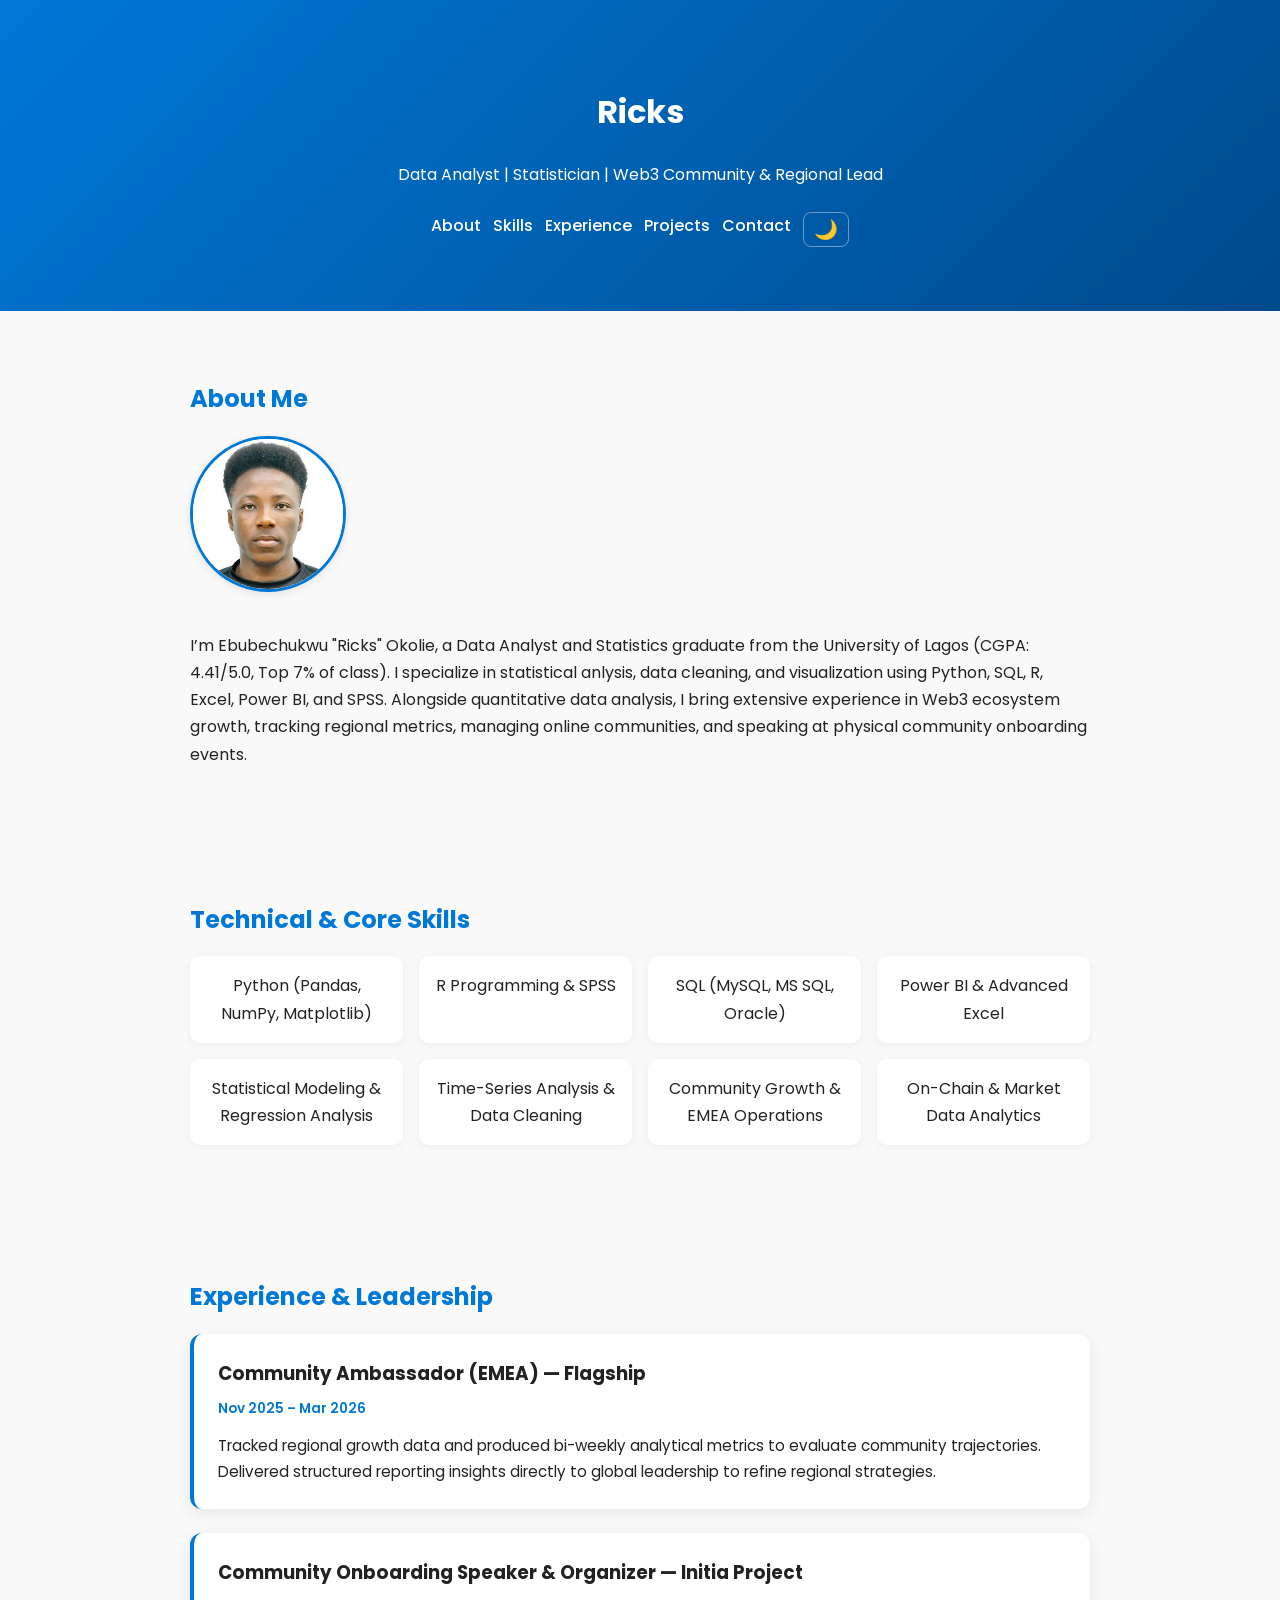
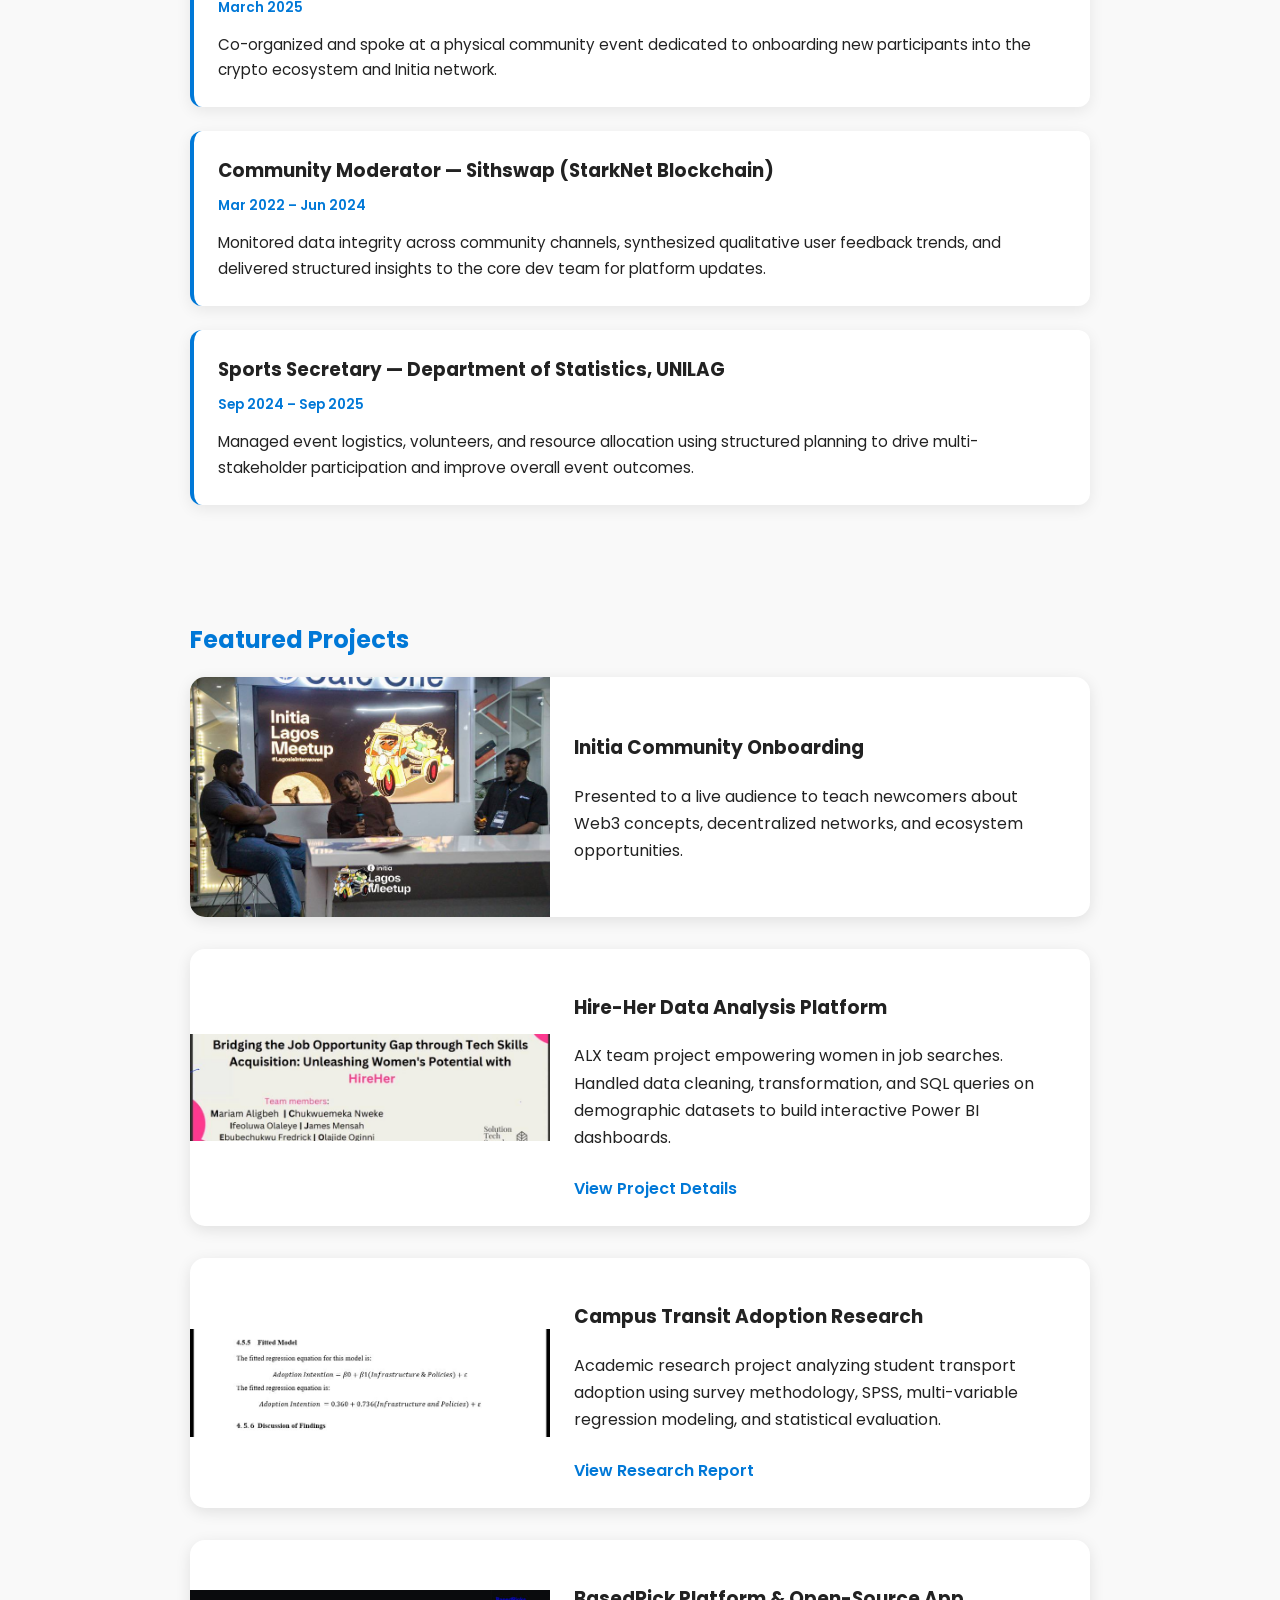
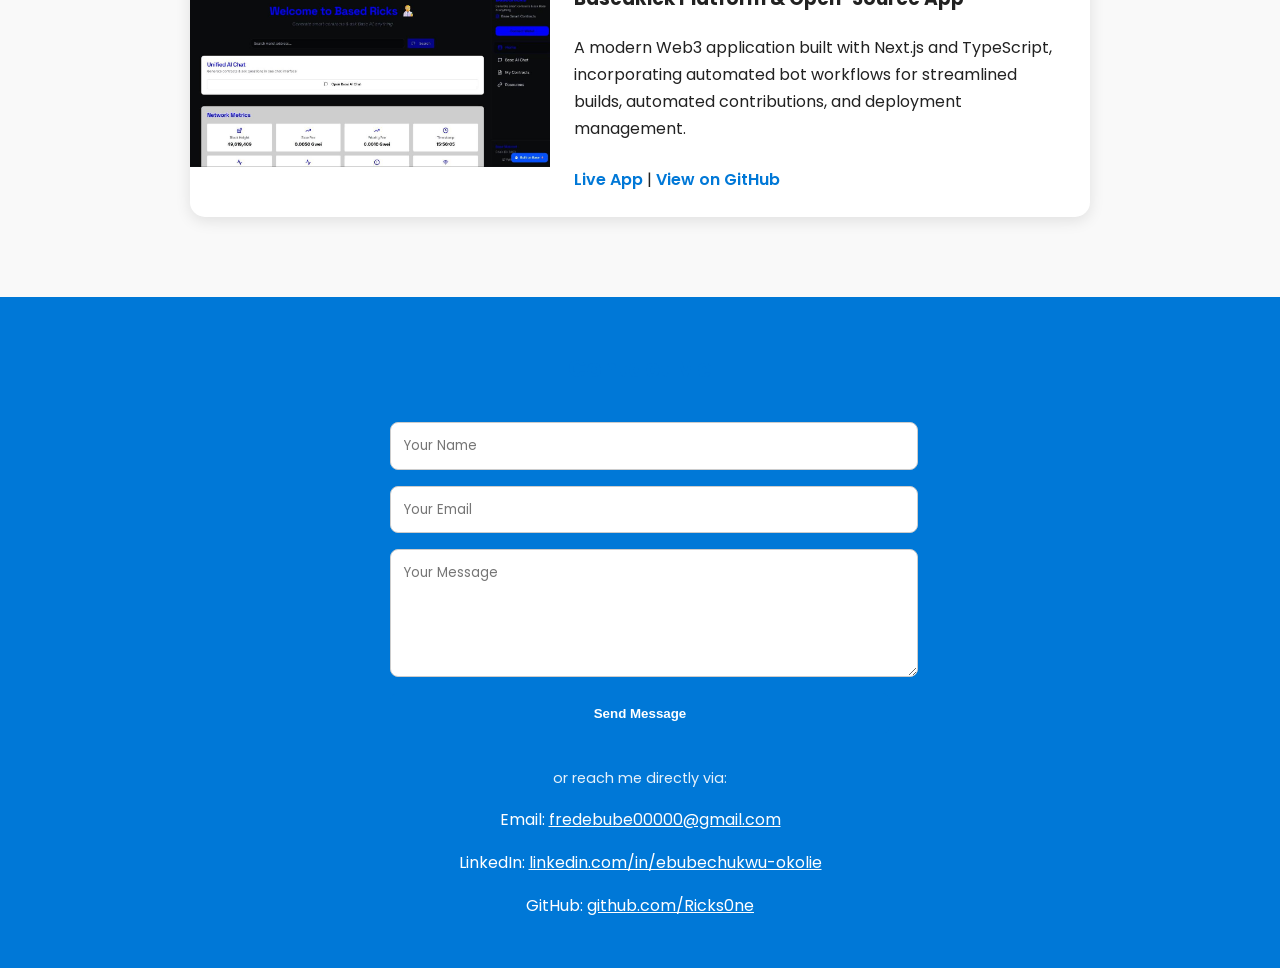
<file: index.html>
<!DOCTYPE html>
<html lang="en">
<head>
  <meta charset="UTF-8" />
  <meta name="viewport" content="width=device-width, initial-scale=1.0" />
  <title>Ricks | Data Analyst & Web3 Community Lead</title>
  <link rel="stylesheet" href="style.css" />
  <link href="https://fonts.googleapis.com/css2?family=Poppins:wght@300;400;600&display=swap" rel="stylesheet">
</head>

<body>
  <header class="hero">
    <div class="container">
      <h1 class="fade-in">Ricks</h1>
      <p class="fade-in delay">Data Analyst | Statistician | Web3 Community & Regional Lead</p>
      <nav class="fade-in delay-2">
        <a href="#about">About</a>
        <a href="#skills">Skills</a>
        <a href="#experience">Experience</a>
        <a href="#projects">Projects</a>
        <a href="#contact">Contact</a>
        <button id="theme-toggle" aria-label="Toggle dark mode">🌙</button>
      </nav>
    </div>
  </header>

  <main>
    <!-- ABOUT SECTION -->
    <section id="about" class="section fade-in">
      <h2>About Me</h2>
      <div class="about-container">
        <img src="assets/profile.jpg" alt="Ricks profile photo" class="profile-img">
        <p>
          I’m Ebubechukwu "Ricks" Okolie, a Data Analyst and Statistics graduate from the University of Lagos (CGPA: 4.41/5.0, Top 7% of class). 
          I specialize in statistical anlysis, data cleaning, and visualization using Python, SQL, R, Excel, Power BI, and SPSS. 
          Alongside quantitative data analysis, I bring extensive experience in Web3 ecosystem growth, tracking regional metrics, managing online communities, and speaking at physical community onboarding events.
        </p>
      </div>
    </section>

    <!-- TECHNICAL & PROFESSIONAL SKILLS -->
    <section id="skills" class="section fade-in delay">
      <h2>Technical & Core Skills</h2>
      <ul class="skills-grid">
        <li>Python (Pandas, NumPy, Matplotlib)</li>
        <li>R Programming & SPSS</li>
        <li>SQL (MySQL, MS SQL, Oracle)</li>
        <li>Power BI & Advanced Excel</li>
        <li>Statistical Modeling & Regression Analysis</li>
        <li>Time-Series Analysis & Data Cleaning</li>
        <li>Community Growth & EMEA Operations</li>
        <li>On-Chain & Market Data Analytics</li>
      </ul>
    </section>

    <!-- WORK & COMMUNITY EXPERIENCE -->
    <section id="experience" class="section fade-in delay">
      <h2>Experience & Leadership</h2>
      <div class="experience-list">
        
        <div class="exp-card">
          <h3>Community Ambassador (EMEA) — Flagship</h3>
          <span class="exp-date">Nov 2025 – Mar 2026</span>
          <p>
            Tracked regional growth data and produced bi-weekly analytical metrics to evaluate community trajectories. 
            Delivered structured reporting insights directly to global leadership to refine regional strategies.
          </p>
        </div>

        <div class="exp-card">
          <h3>Community Onboarding Speaker & Organizer — Initia Project</h3>
          <span class="exp-date">March 2025</span>
          <p>
            Co-organized and spoke at a physical community event dedicated to onboarding new participants into the crypto ecosystem and Initia network.
          </p>
        </div>

        <div class="exp-card">
          <h3>Community Moderator — Sithswap (StarkNet Blockchain)</h3>
          <span class="exp-date">Mar 2022 – Jun 2024</span>
          <p>
            Monitored data integrity across community channels, synthesized qualitative user feedback trends, and delivered structured insights to the core dev team for platform updates.
          </p>
        </div>

        <div class="exp-card">
          <h3>Sports Secretary — Department of Statistics, UNILAG</h3>
          <span class="exp-date">Sep 2024 – Sep 2025</span>
          <p>
            Managed event logistics, volunteers, and resource allocation using structured planning to drive multi-stakeholder participation and improve overall event outcomes.
          </p>
        </div>

      </div>
    </section>

    <!-- FEATURED PROJECTS -->
    <section id="projects" class="section fade-in delay-2">
      <h2>Featured Projects</h2>

      
      <div class="project-card">
  <img src="assets/initia-speaking.jpg" alt="Ricks speaking at Initia Event">
  <div>
    <h3>Initia Community Onboarding</h3>
    <p>
      Presented to a live audience to teach newcomers about Web3 concepts, decentralized networks, and ecosystem opportunities.
    </p>
  </div>
</div>
      <div class="project-card">
        <img src="assets/project1.jpg" alt="Hire-Her Project">
        <div>
          <h3>Hire-Her Data Analysis Platform</h3>
          <p>
            ALX team project empowering women in job searches. Handled data cleaning, transformation, and SQL queries on demographic datasets to build interactive Power BI dashboards.
          </p>
          <a href="projects/0.html" target="_blank">View Project Details</a>
        </div>
      </div>

      <div class="project-card">
        <img src="assets/project2.jpg" alt="Bicycle Commuting Research">
        <div>
          <h3>Campus Transit Adoption Research</h3>
          <p>
            Academic research project analyzing student transport adoption using survey methodology, SPSS, multi-variable regression modeling, and statistical evaluation.
          </p>
          <a href="projects/2.html" target="_blank">View Research Report</a>
        </div>
      </div>

      <div class="project-card">
        <img src="assets/Project3.jpg" alt="BasedRick Project">
        <div>
          <h3>BasedRick Platform & Open-Source App</h3>
          <p>
            A modern Web3 application built with Next.js and TypeScript, incorporating automated bot workflows for streamlined builds, automated contributions, and deployment management.
    </p>
          </p>
          <a href="https://basedrick.vercel.app/" target="_blank">Live App</a> | 
          <a href="https://github.com/Ricks0ne/BasedRick" target="_blank">View on GitHub</a>
  </div>
        </div>
      </div>
    </section>
  </main>

  <!-- FOOTER / CONTACT -->
  <footer id="contact" class="fade-in delay">
    <h2>Contact Me</h2>
    <form id="contact-form" action="https://formspree.io/f/xjkanqzr" method="POST">
      <input type="text" name="name" placeholder="Your Name" required />
      <input type="email" name="_replyto" placeholder="Your Email" required />
      <textarea name="message" rows="5" placeholder="Your Message" required></textarea>

      <input type="hidden" name="_subject" value="New message from Ricks’ Portfolio" />
      <input type="text" name="_gotcha" class="honeypot" style="display:none" />

      <button type="submit">Send Message</button>
    </form>
    <p class="small">or reach me directly via:</p>
    <p>Email: <a href="mailto:fredebube00000@gmail.com">fredebube00000@gmail.com</a></p>
    <p>LinkedIn: <a href="https://linkedin.com/in/ebubechukwu-okolie" target="_blank">linkedin.com/in/ebubechukwu-okolie</a></p>
    <p>GitHub: <a href="https://github.com/Ricks0ne" target="_blank">github.com/Ricks0ne</a></p>
  </footer>

  <script src="script.js"></script>
</body>
</html>
</file>
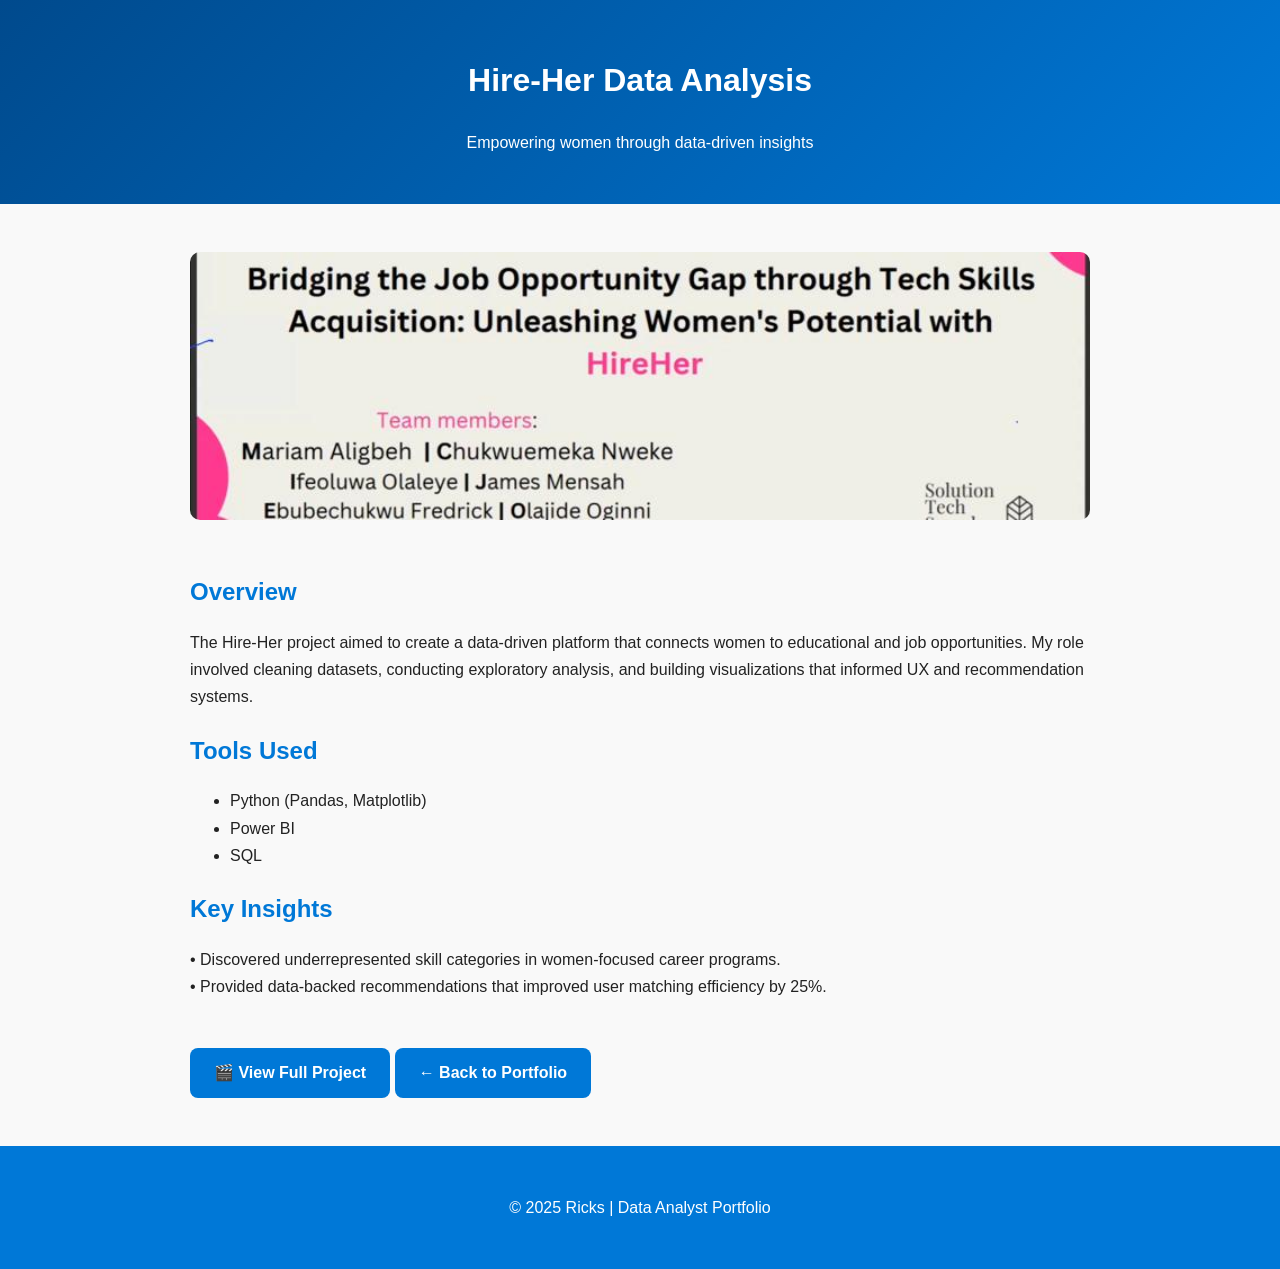
<file: projects/0.html>
<!DOCTYPE html>
<html lang="en">
<head>
  <meta charset="UTF-8">
  <meta name="viewport" content="width=device-width, initial-scale=1.0">
  <title>Hire-Her Data Analysis | Ricks Portfolio</title>
  <link rel="stylesheet" href="../style.css">
</head>

<body>
  <header class="hero small-hero">
    <h1>Hire-Her Data Analysis</h1>
    <p>Empowering women through data-driven insights</p>
  </header>

  <main class="section">
    <img src="../assets/project1.jpg" alt="Hire-Her Project" class="project-banner">

    <h2>Overview</h2>
    <p>
      The Hire-Her project aimed to create a data-driven platform that connects women to educational and job opportunities. 
      My role involved cleaning datasets, conducting exploratory analysis, and building visualizations that informed UX and recommendation systems.
    </p>

    <h2>Tools Used</h2>
    <ul>
      <li>Python (Pandas, Matplotlib)</li>
      <li>Power BI</li>
      <li>SQL</li>
    </ul>

    <h2>Key Insights</h2>
    <p>
      • Discovered underrepresented skill categories in women-focused career programs.<br>
      • Provided data-backed recommendations that improved user matching efficiency by 25%.
    </p>

    <a href="https://www.youtube.com/watch?v=yrXZv0YULKE" 
       class="project-link" 
       target="_blank" 
       rel="noopener noreferrer">🎬 View Full Project</a>

    <a href="../index.html" class="back-btn">← Back to Portfolio</a>
  </main>

  <footer>
    <p>© 2025 Ricks | Data Analyst Portfolio</p>
  </footer>
</body>
</html>
</file>
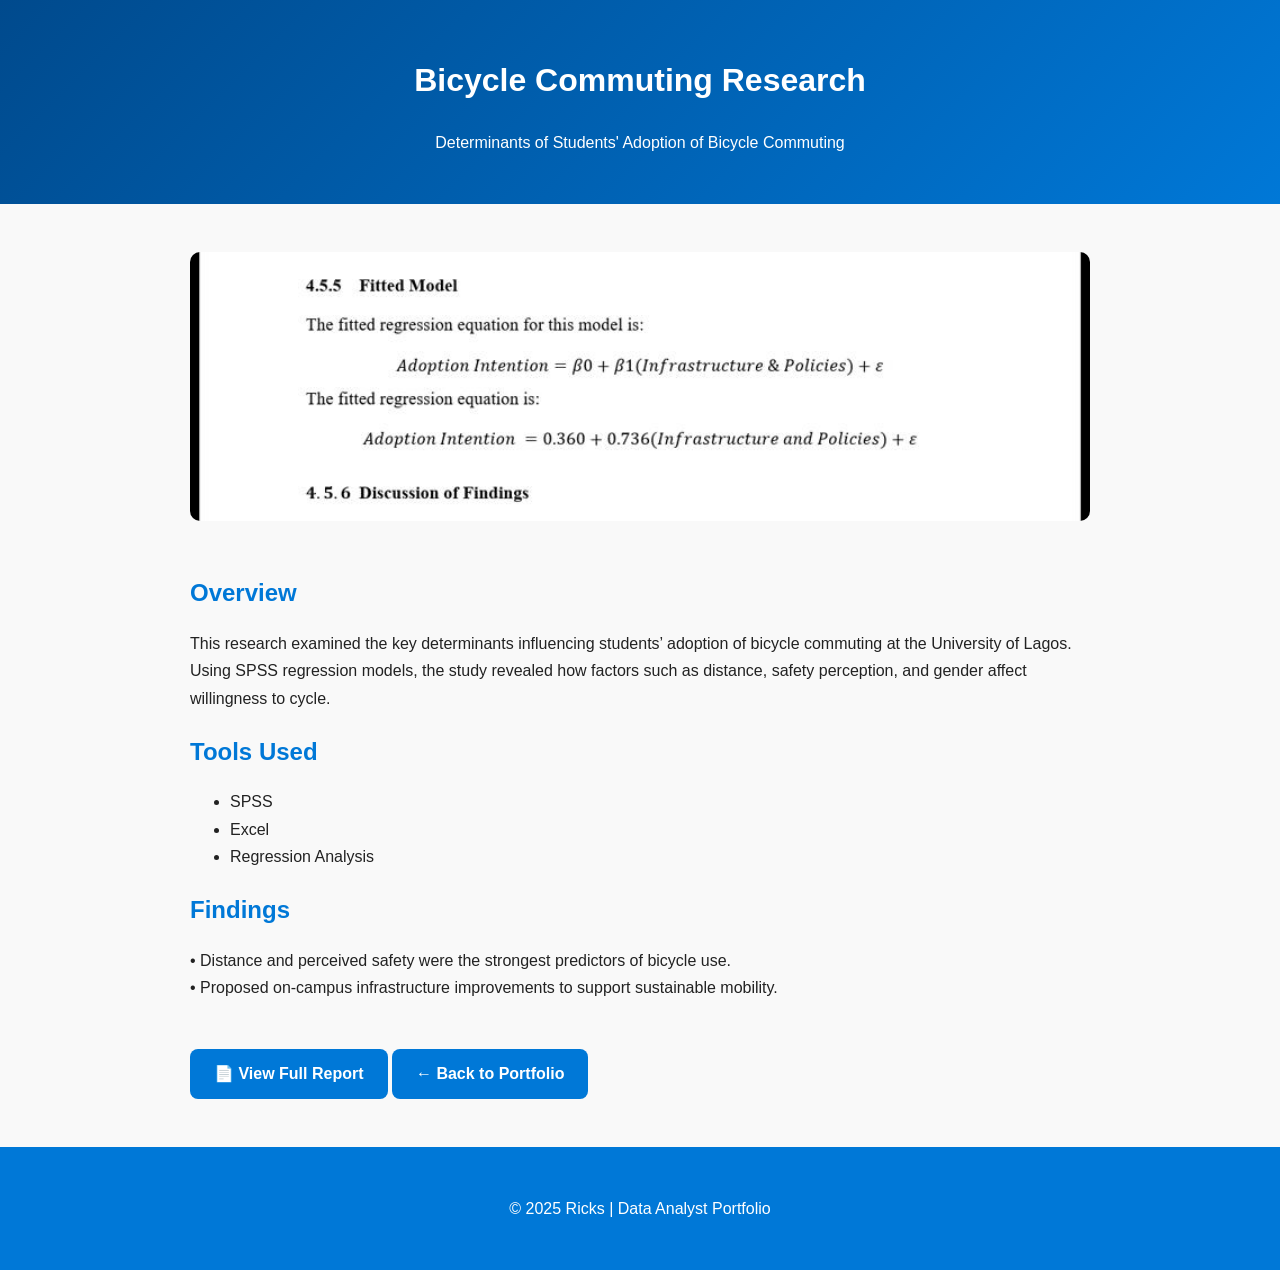
<file: projects/2.html>
<!DOCTYPE html>
<html lang="en">
<head>
  <meta charset="UTF-8">
  <meta name="viewport" content="width=device-width, initial-scale=1.0">
  <title>Bicycle Commuting Research | Ricks Portfolio</title>
  <link rel="stylesheet" href="../style.css">
</head>

<body>
  <header class="hero small-hero">
    <h1>Bicycle Commuting Research</h1>
    <p>Determinants of Students' Adoption of Bicycle Commuting</p>
  </header>

  <main class="section">
    <img src="../assets/project2.jpg" alt="Bicycle Research" class="project-banner">

    <h2>Overview</h2>
    <p>
      This research examined the key determinants influencing students’ adoption of bicycle commuting at the University of Lagos. 
      Using SPSS regression models, the study revealed how factors such as distance, safety perception, and gender affect willingness to cycle.
    </p>

    <h2>Tools Used</h2>
    <ul>
      <li>SPSS</li>
      <li>Excel</li>
      <li>Regression Analysis</li>
    </ul>

    <h2>Findings</h2>
    <p>
      • Distance and perceived safety were the strongest predictors of bicycle use.<br>
      • Proposed on-campus infrastructure improvements to support sustainable mobility.
    </p>

    <a href="https://1drv.ms/w/c/11202bf5fa048750/EbpD6ErFMJ9BpgX7_lB6E5UBPshJwL8srD5pwFjHovAA0w" 
       class="project-link" 
       target="_blank" 
       rel="noopener noreferrer">📄 View Full Report</a>

    <a href="../index.html" class="back-btn">← Back to Portfolio</a>
  </main>

  <footer>
    <p>© 2025 Ricks | Data Analyst Portfolio</p>
  </footer>
</body>
</html>
</file>
<file: style.css>
:root {
  --bg-color: #f9f9f9;
  --text-color: #222;
  --accent: #0078d7;
  --card-bg: #fff;
}

body.dark {
  --bg-color: #121212;
  --text-color: #eee;
  --accent: #64b5f6;
  --card-bg: #1e1e1e;
}

body {
  font-family: "Poppins", sans-serif;
  background: var(--bg-color);
  color: var(--text-color);
  margin: 0;
  line-height: 1.7;
  scroll-behavior: smooth;
  transition: background 0.3s, color 0.3s;
}

.hero {
  background: linear-gradient(135deg, #0078d7, #004a8d);
  color: white;
  text-align: center;
  padding: 4rem 1rem;
}

nav {
  margin-top: 1.5rem;
  display: flex;
  justify-content: center;
  flex-wrap: wrap;
  gap: 12px;
}

nav a {
  color: white;
  text-decoration: none;
  font-weight: 500;
  transition: opacity 0.3s;
}

nav a:hover {
  opacity: 0.8;
}

#theme-toggle {
  background: none;
  border: 1px solid rgba(255,255,255,0.4);
  color: white;
  font-size: 1.2rem;
  cursor: pointer;
  border-radius: 8px;
  padding: 0.3rem 0.6rem;
  transition: background 0.3s;
}

#theme-toggle:hover {
  background: rgba(255,255,255,0.1);
}

.section {
  padding: 3rem 1.5rem;
  max-width: 900px;
  margin: auto;
}

h2 {
  color: var(--accent);
  margin-bottom: 1rem;
}

/* SKILLS GRID */
.skills-grid {
  display: grid;
  grid-template-columns: repeat(auto-fit, minmax(180px, 1fr));
  gap: 1rem;
  list-style: none;
  padding: 0;
}

.skills-grid li {
  background: var(--card-bg);
  padding: 1rem;
  border-radius: 10px;
  text-align: center;
  box-shadow: 0 2px 8px rgba(0,0,0,0.05);
}

/* EXPERIENCE SECTION */
.experience-list {
  display: flex;
  flex-direction: column;
  gap: 1.5rem;
}

.exp-card {
  background: var(--card-bg);
  padding: 1.5rem;
  border-radius: 12px;
  box-shadow: 0 4px 15px rgba(0,0,0,0.08);
  border-left: 4px solid var(--accent);
  transition: transform 0.3s ease;
}

.exp-card:hover {
  transform: translateY(-3px);
}

.exp-card h3 {
  margin: 0 0 0.3rem 0;
  font-size: 1.15rem;
}

.exp-date {
  display: inline-block;
  font-size: 0.85rem;
  font-weight: 600;
  color: var(--accent);
  margin-bottom: 0.8rem;
}

.exp-card p {
  margin: 0;
  font-size: 0.95rem;
}

/* PROJECT CARDS */
.project-card {
  display: flex;
  align-items: center;
  background: var(--card-bg);
  margin-bottom: 2rem;
  border-radius: 15px;
  overflow: hidden;
  box-shadow: 0 4px 15px rgba(0,0,0,0.1);
  transition: transform 0.3s ease;
}

.project-card:hover {
  transform: translateY(-5px);
}

.project-card img {
  width: 40%;
  object-fit: cover;
}

.project-card div {
  padding: 1.5rem;
}

.project-card a {
  display: inline-block;
  margin-top: 0.5rem;
  color: var(--accent);
  text-decoration: none;
  font-weight: 600;
}

/* CONTACT & FORM */
form {
  display: flex;
  flex-direction: column;
  gap: 1rem;
  max-width: 500px;
  margin: 2rem auto;
}

input, textarea {
  width: 100%;
  padding: 0.8rem;
  border: 1px solid #ccc;
  border-radius: 8px;
  font-family: inherit;
  background: var(--card-bg);
  color: var(--text-color);
}

button {
  background: var(--accent);
  color: white;
  border: none;
  padding: 0.8rem;
  border-radius: 8px;
  cursor: pointer;
  font-weight: 600;
  transition: opacity 0.3s;
}

button:hover {
  opacity: 0.9;
}

footer {
  text-align: center;
  padding: 2rem;
  background: #0078d7;
  color: white;
}

footer a {
  color: white;
  text-decoration: underline;
}

.small {
  font-size: 0.9rem;
  opacity: 0.9;
}

/* ANIMATIONS */
.fade-in {
  opacity: 0;
  transform: translateY(20px);
  animation: fadeIn 1s ease forwards;
}

.delay { animation-delay: 0.3s; }
.delay-2 { animation-delay: 0.6s; }

@keyframes fadeIn {
  to {
    opacity: 1;
    transform: translateY(0);
  }
}

/* ABOUT SECTION */
.about-container {
  display: flex;
  align-items: center;
  gap: 1.5rem;
  flex-wrap: wrap;
}

.profile-img {
  width: 150px;
  height: 150px;
  object-fit: cover;
  border-radius: 50%;
  border: 3px solid var(--accent);
  box-shadow: 0 2px 8px rgba(0,0,0,0.1);
}

.small-hero {
  padding: 2rem 1rem;
  background: linear-gradient(135deg, #004a8d, #0078d7);
  text-align: center;
  color: white;
}

.project-banner {
  width: 100%;
  max-height: 350px;
  object-fit: cover;
  border-radius: 10px;
  margin-bottom: 1.5rem;
}

.back-btn {
  display: inline-block;
  margin-top: 2rem;
  background: var(--accent);
  color: white;
  padding: 0.7rem 1.5rem;
  border-radius: 8px;
  text-decoration: none;
  font-weight: 600;
  transition: opacity 0.3s;
}

.back-btn:hover {
  opacity: 0.9;
}

.project-link {
  display: inline-block;
  margin-top: 1rem;
  background: var(--accent, #0078d7);
  color: #fff;
  padding: 0.7rem 1.5rem;
  border-radius: 8px;
  text-decoration: none;
  font-weight: 600;
  transition: transform 0.2s, opacity 0.3s;
}

.project-link:hover {
  opacity: 0.9;
  transform: scale(1.03);
}

/* RESPONSIVE */
@media (max-width: 768px) {
  .project-card {
    flex-direction: column;
  }
  .project-card img {
    width: 100%;
  }
  .about-container {
    flex-direction: column;
    text-align: center;
  }
}
</file>
